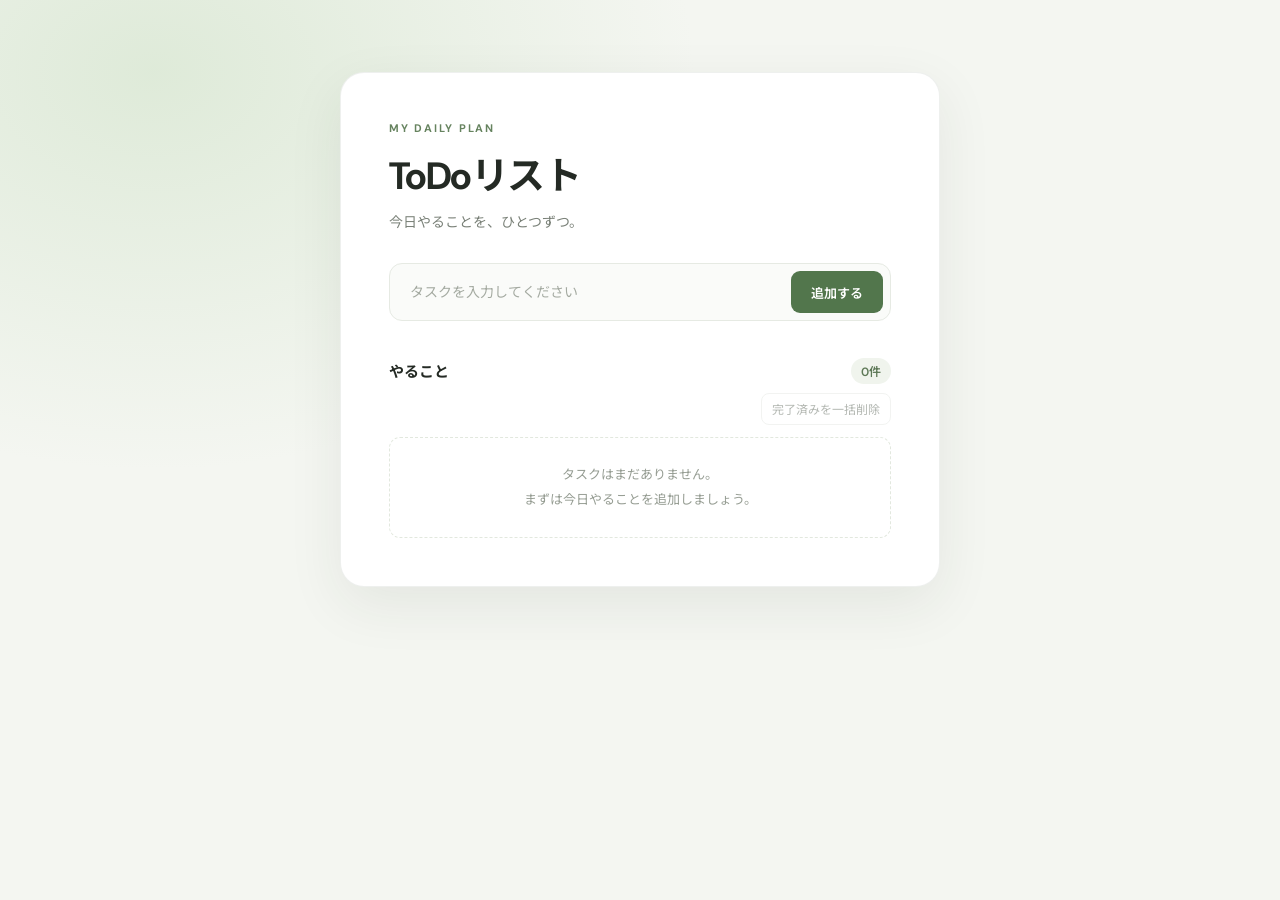
<file: index.html>
<!DOCTYPE html>
<html lang="ja">
<head>
  <meta charset="UTF-8">
  <meta name="viewport" content="width=device-width, initial-scale=1">
  <title>ToDoリスト</title>
  <link rel="stylesheet" href="style.css">
</head>
<body>
  <main class="todo-app">
    <header class="app-header">
      <p class="eyebrow">MY DAILY PLAN</p>
      <h1>ToDoリスト</h1>
      <p class="subtitle">今日やることを、ひとつずつ。</p>
    </header>

    <form class="task-form" id="task-form">
      <label class="visually-hidden" for="task-input">新しいタスク</label>
      <input
        id="task-input"
        name="task"
        type="text"
        placeholder="タスクを入力してください"
        maxlength="120"
        autocomplete="off"
        required
      >
      <button type="submit">追加する</button>
    </form>
    <p class="storage-status" id="storage-status" role="status" aria-live="polite" hidden></p>

    <section class="task-section" aria-labelledby="task-heading">
      <div class="section-heading">
        <h2 id="task-heading">やること</h2>
        <span class="task-count" id="task-count" aria-live="polite">0件</span>
      </div>
      <div class="task-actions">
        <button class="clear-completed" id="clear-completed" type="button" disabled>完了済みを一括削除</button>
      </div>
      <ul class="task-list" id="task-list"></ul>
      <p class="empty-message" id="empty-message">タスクはまだありません。<br>まずは今日やることを追加しましょう。</p>
    </section>
  </main>

  <script>
    const form = document.querySelector("#task-form");
    const input = document.querySelector("#task-input");
    const list = document.querySelector("#task-list");
    const count = document.querySelector("#task-count");
    const emptyMessage = document.querySelector("#empty-message");
    const clearCompletedButton = document.querySelector("#clear-completed");
    const storageStatus = document.querySelector("#storage-status");
    const storageKey = "simple-todo-tasks";
    let tasks = [];
    let loadError = false;

    function showStorageError(message) {
      storageStatus.textContent = message;
      storageStatus.hidden = false;
      storageStatus.classList.add("has-error");
    }

    function saveTasks() {
      try {
        localStorage.setItem(storageKey, JSON.stringify(tasks));
        storageStatus.hidden = true;
        storageStatus.classList.remove("has-error");
      } catch {
        showStorageError("タスクを保存できませんでした。ブラウザの保存領域を確認してください。");
      }
    }

    function renderTasks() {
      list.replaceChildren();
      tasks.forEach((task, index) => {
        const item = document.createElement("li");
        item.className = `task-item${task.completed ? " is-complete" : ""}`;

        const checkbox = document.createElement("input");
        checkbox.className = "task-checkbox";
        checkbox.type = "checkbox";
        checkbox.checked = task.completed;
        checkbox.setAttribute("aria-label", `${task.text}を${task.completed ? "未完了" : "完了"}にする`);
        checkbox.addEventListener("change", () => {
          tasks[index].completed = checkbox.checked;
          saveTasks();
          renderTasks();
          list.children[index].querySelector(".task-checkbox").focus();
        });

        const label = document.createElement("span");
        label.className = "task-text";
        label.textContent = task.text;

        item.append(checkbox, label);
        list.append(item);
      });

      const remaining = tasks.filter((task) => !task.completed).length;
      count.textContent = `${remaining}件`;
      emptyMessage.hidden = tasks.length > 0 || loadError;
      clearCompletedButton.disabled = !tasks.some((task) => task.completed);
    }

    try {
      const savedTasks = localStorage.getItem(storageKey);
      if (savedTasks !== null) {
        const parsedTasks = JSON.parse(savedTasks);
        if (!Array.isArray(parsedTasks) || !parsedTasks.every((task) =>
          task && typeof task.text === "string" && typeof task.completed === "boolean"
        )) {
          throw new Error("保存データの形式が正しくありません。");
        }
        tasks = parsedTasks;
      }
    } catch {
      loadError = true;
      showStorageError("保存済みのタスクを読み込めません。データを保護するため、操作を停止しています。");
      form.querySelector("button").disabled = true;
      input.disabled = true;
      clearCompletedButton.disabled = true;
    }

    form.addEventListener("submit", (event) => {
      event.preventDefault();
      const text = input.value.trim();
      if (!text) {
        input.focus();
        return;
      }

      tasks.push({ text, completed: false });
      input.value = "";
      saveTasks();
      renderTasks();
      input.focus();
    });

    clearCompletedButton.addEventListener("click", () => {
      tasks = tasks.filter((task) => !task.completed);
      saveTasks();
      renderTasks();
    });

    renderTasks();
  </script>
</body>
</html>
</file>
<file: style.css>
/* --- 外部フォントの読み込み：画面に使うDM SansとNoto Sans JPを取得します --- */
@import url("https://fonts.googleapis.com/css2?family=DM+Sans:wght@400;500;600;700&family=Noto+Sans+JP:wght@400;500;600;700&display=swap");

/* --- ページ全体の基本設定 --- */
:root {
  /* 使用できる配色を明るいテーマに固定します */
  color-scheme: light;
  /* ページ全体の文字のフォントを指定します */
  font-family: "DM Sans", "Noto Sans JP", sans-serif;
  /* 基本の文字色を濃い緑がかった黒にします */
  color: #242a24;
  /* ページ全体の背景色を薄い緑がかった白にします */
  background: #f4f6f1;
  /* 指定した太さ以外のフォントを人工的に太くしない設定です */
  font-synthesis: none;
  /* テキストを滑らかに見せる設定です */
  text-rendering: optimizeLegibility;
  /* Windows以外のWebKit系ブラウザでも文字を滑らかに表示します */
  -webkit-font-smoothing: antialiased;
  /* MacのFirefoxなどで文字を滑らかに表示します */
  -moz-osx-font-smoothing: grayscale;
}

/* --- 全要素共通の幅計算設定 --- */
* {
  /* paddingとborderを要素の幅に含めます */
  box-sizing: border-box;
}

/* --- ページ本体のレイアウト --- */
body {
  /* ページの最小幅を320pxにして狭くなりすぎないようにします */
  min-width: 320px;
  /* ページの最小高さを画面の高さいっぱいにします */
  min-height: 100vh;
  /* ブラウザ既定の余白をなくします */
  margin: 0;
  /* 上下72px、左右20pxの内側余白を作ります */
  padding: 72px 20px;
  /* 左上に薄い楕円の光を重ねた背景を作ります */
  background:
    radial-gradient(ellipse at 12% 8%, rgba(196, 220, 187, 0.45), transparent 34%),
    #f4f6f1;
}

/* --- アプリ全体を囲むカード --- */
.todo-app {
  /* 幅は画面の広さか600pxの小さい方にします */
  width: min(100%, 600px);
  /* 左右の余白を自動にしてカードを中央配置します */
  margin: 0 auto;
  /* カード内側に48pxの余白を作ります */
  padding: 48px;
  /* ごく薄い緑色の枠線を引きます */
  border: 1px solid rgba(47, 69, 43, 0.08);
  /* カードの角を丸くします */
  border-radius: 24px;
  /* カードの背景を白にします */
  background: #fff;
  /* カードの下に柔らかな影を付けます */
  box-shadow: 0 18px 55px rgba(37, 54, 33, 0.08);
}

/* --- タイトル部分の下余白 --- */
.app-header {
  /* タイトルから次の内容まで32px空けます */
  margin-bottom: 32px;
}

/* --- 小見出し「MY TASKS」のデザイン --- */
.eyebrow {
  /* 下だけ10px空け、上下左右の余白を指定します */
  margin: 0 0 10px;
  /* 小見出しの文字色を緑にします */
  color: #66835f;
  /* 文字を11pxにします */
  font-size: 11px;
  /* 太字にします */
  font-weight: 700;
  /* 文字と文字の間隔を広げます */
  letter-spacing: 0.16em;
}

/* --- ページの大見出し --- */
h1 {
  /* 既定の余白をなくします */
  margin: 0;
  /* 幅に合わせて30px〜38pxの間で文字サイズを変えます */
  font-size: clamp(30px, 7vw, 38px);
  /* 太字にします */
  font-weight: 700;
  /* 文字の間隔を少し狭くします */
  letter-spacing: -0.04em;
}

/* --- タイトル下の説明文 --- */
.subtitle {
  /* 上に10pxの余白を追加します */
  margin: 10px 0 0;
  /* 説明文を灰緑色にします */
  color: #7a8178;
  /* 文字を14pxにします */
  font-size: 14px;
}

/* --- タスク入力欄と追加ボタンを囲む枠 --- */
.task-form {
  /* 入力欄とボタンを横並びにします */
  display: flex;
  /* 入力欄とボタンの間を10px空けます */
  gap: 10px;
  /* 枠の内側に7pxの余白を作ります */
  padding: 7px;
  /* 枠線を薄い灰緑色で引きます */
  border: 1px solid #e6eae3;
  /* 枠の角を丸くします */
  border-radius: 13px;
  /* 枠の背景を白に近い薄い色にします */
  background: #fafbf9;
  /* フォーカス時の枠色と影を滑らかに変化させます */
  transition: border-color 160ms ease, box-shadow 160ms ease;
}

/* --- 入力欄が選択されている時の枠 --- */
.task-form:focus-within {
  /* 枠線を濃い緑にします */
  border-color: #8ca785;
  /* 外側に薄い緑の輪を表示します */
  box-shadow: 0 0 0 3px rgba(112, 147, 103, 0.12);
}

/* --- タスクを入力するテキスト欄 --- */
.task-form input {
  /* 残りの横幅を入力欄が広く使います */
  flex: 1;
  /* 幅を0より縮められる設定にします */
  min-width: 0;
  /* 入力欄の上下左右に余白を作ります */
  padding: 12px 13px;
  /* 入力欄自体の枠線をなくします */
  border: 0;
  /* ブラウザ既定の選択枠をなくします */
  outline: 0;
  /* 親要素の背景を透過して見せます */
  background: transparent;
  /* ページと同じ文字色を使います */
  color: inherit;
  /* 親要素と同じフォント設定を使います */
  font: inherit;
  /* 入力文字を14pxにします */
  font-size: 14px;
}

/* --- 入力欄に何もない時の案内文字 --- */
.task-form input::placeholder {
  /* 未入力時の案内文字を薄い灰色にします */
  color: #a4aaa1;
}

/* --- タスク追加ボタン --- */
.task-form button {
  /* ボタンを縮ませず幅を保ちます */
  flex-shrink: 0;
  /* ボタンの上下余白をなくし左右に20px作ります */
  padding: 0 20px;
  /* ボタンの枠線をなくします */
  border: 0;
  /* ボタンの角を丸くします */
  border-radius: 9px;
  /* ボタンの背景を濃い緑にします */
  background: #52764c;
  /* ボタンの文字を白にします */
  color: #fff;
  /* 親要素と同じフォント設定を使います */
  font: inherit;
  /* ボタン文字を13pxにします */
  font-size: 13px;
  /* ボタン文字を太字にします */
  font-weight: 600;
  /* マウスカーソルを指マークにします */
  cursor: pointer;
  /* 背景色と押下時の動きを滑らかに変えます */
  transition: background 160ms ease, transform 160ms ease;
}

/* --- マウスを乗せた時の追加ボタン --- */
.task-form button:hover {
  /* ボタンの背景を少し濃い緑にします */
  background: #41663b;
}

/* --- ボタンを押している間の追加ボタン --- */
.task-form button:active {
  /* ボタン全体を0.98倍に縮めます */
  transform: scale(0.98);
}

/* --- 無効になったボタン共通の見た目 --- */
.task-form button:disabled,
.clear-completed:disabled {
  /* 操作できないカーソルにします */
  cursor: not-allowed;
  /* ボタンを半透明にして無効状態を表します */
  opacity: 0.55;
}

/* --- キーボード操作時のフォーカス枠 --- */
.task-form button:focus-visible,
.task-checkbox:focus-visible,
.clear-completed:focus-visible {
  /* 要素の周囲に緑色の輪郭を表示します */
  outline: 3px solid rgba(82, 118, 76, 0.35);
  /* 輪郭と要素の間に3pxの隙間を作ります */
  outline-offset: 3px;
}

/* --- 保存状態を表示する文字 --- */
.storage-status {
  /* 上に12px、左右に2pxの余白を作ります */
  margin: 12px 2px 0;
  /* 保存状態を緑色の文字で表示します */
  color: #5e7957;
  /* 文字を12pxにします */
  font-size: 12px;
  /* 行間を文字サイズの1.6倍にします */
  line-height: 1.6;
}

/* --- 保存エラー時の状態表示文字 --- */
.storage-status.has-error {
  /* エラー内容を赤茶色で目立たせます */
  color: #a33d32;
}

/* --- タスクリスト全体のセクション --- */
.task-section {
  /* 入力フォームからリストまで37px空けます */
  margin-top: 37px;
}

/* --- リスト見出し行の配置 --- */
.section-heading {
  /* 見出しと件数を横並びにします */
  display: flex;
  /* 上下方向の中央に揃えます */
  align-items: center;
  /* 見出しを左、件数を右へ配置します */
  justify-content: space-between;
  /* 見出しの下に13pxの余白を作ります */
  margin-bottom: 13px;
}

/* --- 「Tasks」見出し --- */
.section-heading h2 {
  /* 見出しの余白をなくします */
  margin: 0;
  /* 文字を15pxにします */
  font-size: 15px;
  /* 太字にします */
  font-weight: 700;
}

/* --- 完了済み削除ボタンの配置領域 --- */
.task-actions {
  /* ボタンを横並びにします */
  display: flex;
  /* ボタンを右端へ寄せます */
  justify-content: flex-end;
  /* 上に外側余白、上下に詰めた余白を指定します */
  margin: -4px 0 12px;
}

/* --- 完了済みタスク削除ボタン --- */
.clear-completed {
  /* ボタンの上下に6px、左右に10pxの余白を作ります */
  padding: 6px 10px;
  /* 薄い灰緑色の枠線を引きます */
  border: 1px solid #e8ebe6;
  /* ボタンの角を丸くします */
  border-radius: 8px;
  /* ボタンの背景を白にします */
  background: #fff;
  /* ボタン文字を灰色にします */
  color: #777f75;
  /* 親要素と同じフォント設定を使います */
  font: inherit;
  /* ボタン文字を12pxにします */
  font-size: 12px;
  /* マウスカーソルを指マークにします */
  cursor: pointer;
  /* 背景色と文字色の変化を滑らかにします */
  transition: background 160ms ease, color 160ms ease;
}

/* --- 削除ボタンにマウスを乗せた時の見た目 --- */
.clear-completed:not(:disabled):hover {
  /* 枠線を薄い赤にします */
  border-color: #e7d5d2;
  /* 背景を薄い赤白にします */
  background: #fcf6f5;
  /* 文字を赤茶色にします */
  color: #a33d32;
}

/* --- タスク件数表示 --- */
.task-count {
  /* 件数表示の上下左右に余白を作ります */
  padding: 4px 10px;
  /* 丸いピル形にします */
  border-radius: 999px;
  /* 背景を薄い緑にします */
  background: #f0f4ed;
  /* 文字を濃い緑にします */
  color: #5e7957;
  /* 文字を12pxにします */
  font-size: 12px;
  /* 文字を太字にします */
  font-weight: 600;
}

/* --- タスク項目を並べるリスト --- */
.task-list {
  /* 子要素を縦に並べるグリッドにします */
  display: grid;
  /* タスク項目の間を9px空けます */
  gap: 9px;
  /* リストの外側余白をなくします */
  margin: 0;
  /* リストの内側余白をなくします */
  padding: 0;
  /* リストの「・」マークを表示しません */
  list-style: none;
}

/* --- 個々のタスク項目 --- */
.task-item {
  /* チェックボックスと文字を横並びにします */
  display: flex;
  /* チェックボックスと文字を上下中央に揃えます */
  align-items: center;
  /* チェックボックスと文字の間を13px空けます */
  gap: 13px;
  /* 項目の最小高さを54pxにします */
  min-height: 54px;
  /* 項目の上下に12px、左右に15pxの余白を作ります */
  padding: 12px 15px;
  /* 項目の枠線を薄い灰緑色にします */
  border: 1px solid #edf0eb;
  /* 項目の角を丸くします */
  border-radius: 11px;
  /* 項目の背景を白にします */
  background: #fff;
  /* タスク追加時に180msのフェード動作をします */
  animation: appear 180ms ease-out;
}

/* --- タスクのチェックボックス --- */
.task-checkbox {
  /* チェックボックスの幅を18pxにします */
  width: 18px;
  /* チェックボックスの高さを18pxにします */
  height: 18px;
  /* チェックボックスの幅を固定します */
  flex: 0 0 auto;
  /* ブラウザ既定の余白をなくします */
  margin: 0;
  /* 選択した時のチェック色を濃い緑にします */
  accent-color: #52764c;
  /* マウスカーソルを指マークにします */
  cursor: pointer;
}

/* --- タスクの文字部分 --- */
.task-text {
  /* 長い文字列は単語の途中でも折り返します */
  overflow-wrap: anywhere;
  /* タスク文字を14pxにします */
  font-size: 14px;
  /* 行間を文字サイズの1.6倍にします */
  line-height: 1.6;
}

/* --- 完了済みタスクの文字スタイル --- */
.task-item.is-complete .task-text {
  /* 完了済みの文字を薄い灰色にします */
  color: #a0a69e;
  /* 完了済みの文字に取り消し線を引きます */
  text-decoration: line-through;
}

/* --- タスクがない時の案内メッセージ --- */
.empty-message {
  /* メッセージの外側余白をなくします */
  margin: 0;
  /* 上下に25px、左右に16pxの余白を作ります */
  padding: 25px 16px;
  /* 点線の薄い灰緑色の枠を引きます */
  border: 1px dashed #e2e8de;
  /* 枠の角を丸くします */
  border-radius: 11px;
  /* メッセージ文字を薄い灰色にします */
  color: #969d93;
  /* 文字を13pxにします */
  font-size: 13px;
  /* 行間を文字サイズの1.9倍にします */
  line-height: 1.9;
  /* メッセージを中央揃えにします */
  text-align: center;
}

/* --- メッセージ属性hiddenが付いた時の非表示設定 --- */
.empty-message[hidden] {
  /* タスクがある時は案内メッセージを表示しません */
  display: none;
}

/* --- 見た目には隠して読み上げ用に残す文字 --- */
.visually-hidden {
  /* 通常のレイアウトから取り出します */
  position: absolute;
  /* 幅を1pxにします */
  width: 1px;
  /* 高さを1pxにします */
  height: 1px;
  /* 中身がはみ出さないように隠します */
  overflow: hidden;
  /* 古いブラウザ向けの切り抜き範囲を指定します */
  clip: rect(0, 0, 0, 0);
  /* 改行させず一行にします */
  white-space: nowrap;
  /* 対応ブラウザ向けに1pxの範囲へ切り抜きます */
  clip-path: inset(50%);
}

/* --- タスク追加時の登場アニメーション定義 --- */
@keyframes appear {
  /* 動き始めは透明で4px下にあります */
  from {
    opacity: 0;
    transform: translateY(4px);
  }
  /* 終了時は不透明で元の位置にあります */
  to {
    opacity: 1;
    transform: translateY(0);
  }
}

/* --- 画面幅520px以下のスマートフォン向け設定 --- */
@media (max-width: 520px) {
  /* スマートフォンでは上下左右の余白を狭くします */
  body {
    padding: 28px 14px;
  }

  /* カードの内側余白と角丸みを小さくします */
  .todo-app {
    padding: 30px 22px;
    border-radius: 19px;
  }

  /* 追加ボタンの左右余白を小さくします */
  .task-form button {
    padding: 0 14px;
  }
}

/* --- 動きを減らす設定を選択した利用者向けの設定 --- */
@media (prefers-reduced-motion: reduce) {
  /* 対象要素と擬似要素すべての動きを抑えます */
  *,
  *::before,
  *::after {
    /* アニメーション時間をほぼ0にします */
    animation-duration: 0.01ms !important;
    /* アニメーションを1回だけ実行します */
    animation-iteration-count: 1 !important;
    /* 自動スクロールを止めます */
    scroll-behavior: auto !important;
    /* 色やサイズの変化時間もほぼ0にします */
    transition-duration: 0.01ms !important;
  }
}
</file>
